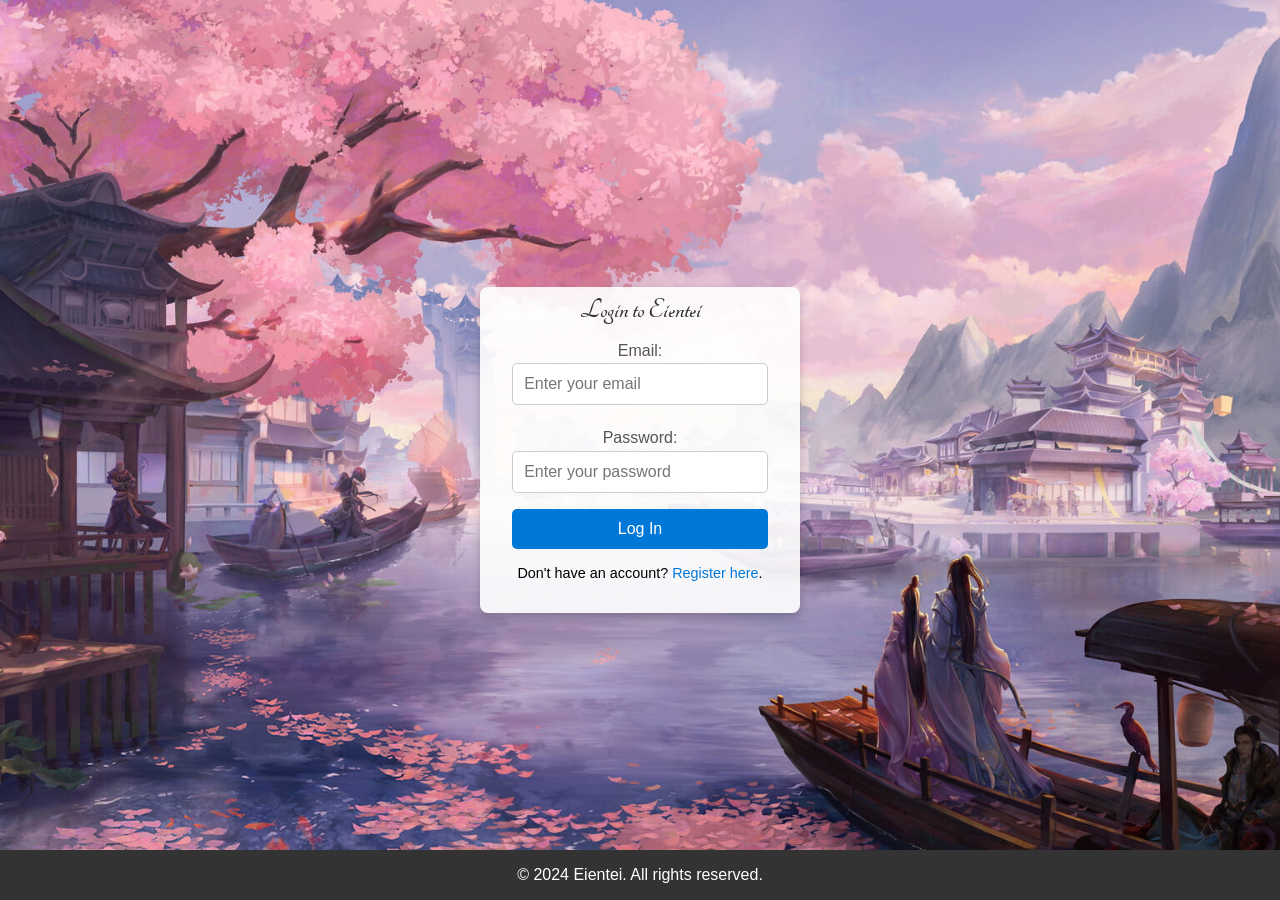
<file: SanFainaru/Sub/Canteen/Canteen_/index.html>
<!DOCTYPE html>
<html lang="en">
<head>
    <meta charset="UTF-8">
    <meta name="viewport" content="width=device-width, initial-scale=1.0">
    <title>Canteen Article</title>
    <link rel="stylesheet" href="style.css">
    <link rel="icon" href="Media/Touhou.png">
    <link rel="preconnect" href="https://fonts.googleapis.com">
    <link rel="preconnect" href="https://fonts.gstatic.com" crossorigin>
    <link href="https://fonts.googleapis.com/css2?family=Tangerine:wght@400;700&display=swap" rel="stylesheet">
</head>
<body>
    <header>
        <svg width="85" height="80" viewBox="0 0 64 64" xmlns="http://www.w3.org/2000/svg">
             <path d="M36.1 2C35.7 3.9 34 5.4 32 5.4c-2 0 -3.7 -1.5 -4.1 -3.4c-3.1 1.7 -5.3 5.6 -5.3 12.3c0 9.3 9.4 20.5 9.4 20.5s9.4 -11.2 9.4 -20.5c0 -6.7 -2.2 -10.6 -5.3 -12.3" fill="#FF506E"/>
             <path d="M62 24.3c-1.9 0.4 -3.8 -0.5 -4.7 -2.4c-0.9 -1.9 -0.4 -4.1 1.1 -5.4c-2.8 -2.2 -7.1 -2.5 -12.9 0.4c-8 4.2 -13.5 17.9 -13.5 17.9s13.7 4 21.7 -0.1c5.8 -2.9 8.2 -6.7 8.3 -10.4" fill="#FF506E"/>
             <path d="M2 24.3c1.9 0.4 3.8 -0.5 4.7 -2.4c0.9 -1.9 0.4 -4.1 -1.1 -5.4c2.8 -2.2 7.1 -2.5 12.9 0.4C26.5 21 32 34.7 32 34.7s-13.7 4 -21.7 -0.1C4.5 31.8 2.1 28 2 24.3" fill="#FF506E"/>
             <path d="M46.5 61.9c-0.7 -1.9 -0.1 -4 1.5 -5.2c1.6 -1.2 3.8 -1 5.2 0.3c1.6 -3.3 1.3 -7.8 -2.3 -13.3C45.8 36.1 32 32.5 32 32.5S30.3 47.3 35.4 55c3.6 5.5 7.6 7.4 11.1 6.9" fill="#FF506E"/>
             <path d="M17.5 61.9c0.7 -1.9 0.1 -4 -1.5 -5.2c-1.6 -1.2 -3.8 -1 -5.2 0.3c-1.6 -3.3 -1.3 -7.8 2.3 -13.3C18.2 36.1 32 32.5 32 32.5s1.7 14.8 -3.4 22.5c-3.6 5.5 -7.6 7.4 -11.1 6.9" fill="#FF506E"/>
             <path d="M35.6 5.7c-0.4 1.7 -1.9 3 -3.6 3s-3.2 -1.3 -3.6 -3c-2.7 1.5 -4.6 4.9 -4.6 10.8c0 8.2 8.3 18 8.3 18s8.3 -9.8 8.3 -18c-0.1 -5.9 -2 -9.3 -4.8 -10.8" fill="#FFF0F3"/>
             <path d="M58.3 25.3c-1.6 0.4 -3.4 -0.4 -4.1 -2.1c-0.8 -1.7 -0.3 -3.6 1 -4.7c-2.5 -1.9 -6.3 -2.2 -11.3 0.3C36.8 22.4 32 34.4 32 34.4s12 3.5 19.1 -0.1c5 -2.5 7.1 -5.8 7.2 -9" fill="#FFF0F3"/>
             <path d="M5.7 25.3c1.6 0.4 3.4 -0.4 4.1 -2.1c0.8 -1.7 0.3 -3.6 -1 -4.7c2.5 -1.9 6.3 -2.2 11.3 0.3c7 3.6 11.9 15.6 11.9 15.6s-12 3.5 -19.1 -0.1c-5 -2.5 -7.1 -5.8 -7.2 -9" fill="#FFF0F3"/>
             <path d="M44.7 58.3c-0.6 -1.6 -0.1 -3.6 1.4 -4.6s3.3 -0.9 4.6 0.3c1.4 -2.9 1.1 -6.8 -2 -11.6c-4.6 -6.8 -16.7 -10 -16.7 -10s-1.5 13 3 19.7c3.2 4.9 6.6 6.6 9.7 6.2" fill="#FFF0F3"/>
             <path d="M19.3 58.3c0.6 -1.6 0.1 -3.6 -1.4 -4.6s-3.3 -0.9 -4.6 0.3c-1.4 -2.9 -1.1 -6.8 2 -11.6c4.5 -6.7 16.6 -9.9 16.6 -9.9s1.5 13 -3 19.7c-3.1 4.8 -6.5 6.5 -9.6 6.1" fill="#FFF0F3"/>
         </svg>
         <h1>Eientei</h1>
                 <nav>
                     <ul>
                         <li><a href="/SanFainaru/index1.html">Home</a></li>
                         <li><a href="/SanFainaru/Sub/FavArti/FavArti/index.html">FavArti</a></li>
                         <li><a href="/SanFainaru/Sub/Canteen/Canteen_/index.html">Canteen Article</a></li>
                         <li><a href="/SanFainaru/Sub/SHIN-MP3Web/index.html">MP3 Player</a></li>
                         <li><a href="/SanFainaru/Contact.html">Contact Us</a></li>
                         <li id="logout-btn">Log Out<li>
                     </ul>

                 </nav>

         </header>
    <main>
        <div class="container">
            <article>
                <h2>How to eat at the Canteen</h2>
                <p class="meta">Published on December 2, 2024</p>
                <img src="Media/Untitled30_20241202150946.png" alt="pic1" />
                <p>
                    A university canteen is a central hub where students, faculty, and staff gather to enjoy meals, snacks, and beverages. It offers a wide range of affordable food options, catering to diverse dietary preferences and cultural backgrounds. Beyond being a place to eat, the canteen serves as a social space where students can relax, collaborate, and build connections outside the classroom. Often located at the heart of the campus, it provides a convenient and welcoming environment, making it an essential part of university life. The canteen's lively atmosphere fosters a sense of community and helps create a more vibrant campus experience.


                </p>
                
                <h3>Step 1: Approach the counter</h3>
                <img src="Media/received_4692447414313568.jpeg" alt="pic2" />
                <p>
                    Usually, a canteen follows a first come first serve system whereas the ones who came first are accommodated and is followed by a queue or line for students to wait for their turn. If your canteen have the same system, it's highly recommended to follow proper decorum. So fall in line and wait for your turn.
                </p>
                
                <h3>Step 2: Browse the items</h3>
                <img src="Media/received_1485740362067009.jpeg" alt="pic2" />
                <p>
                    Once it is your turn, you can now browse for items that interest you or what you like, it can vary from food to drinks. Don't take too long to decide though as there are others waiting for their turns after you.
                </p>
                
                <h3>Step 3: Enjoy</h3>
                <img src="Media/received_453515437790461.jpeg" alt="pic2" />
                <p>
                  Once you've bought everything you wanted, you can mow enjoy and partake upon it. You can find a free table in which you and your friends, if you have any, can sit down and chat while enjoying the items you have bought.
                </p>
                
                <h3>Step 4: Clean after yourselves</h3>
                <img src="Media/received_1281861033147313.jpeg" alt="pic2" />
                <p>
                  Once you are finished with your meal or short break, you can now leave after you have cleaned up your mess. It is highly encouraged to at least throw away the trash from the items you have bought and return the bottles, plates and utensils to their respective places, most commonly, at the sink.
                </p>
                
            </article>
        </div>

        <script>

            // Check if the user is logged in
        if (localStorage.getItem('userLoggedIn') !== 'true') {
            alert('You must log in first.');
            window.location.href = '/SanFainaru/login.html'; // Redirect to login page if not logged in
        }

        // Log out functionality
        document.getElementById('logout-btn').addEventListener('click', function() {
            localStorage.setItem('userLoggedIn', 'false'); // Set logged-in status to false
            alert('You have logged out.');
            window.location.href = '/SanFainaru/login.html'; // Redirect to login page after logout
        });
            
        </script>
    </main>
    <footer>
            <p>&copy; 2024 Eientei All rights reserved.</p>
        </div>
    </footer>
</body>
</html>
</file>
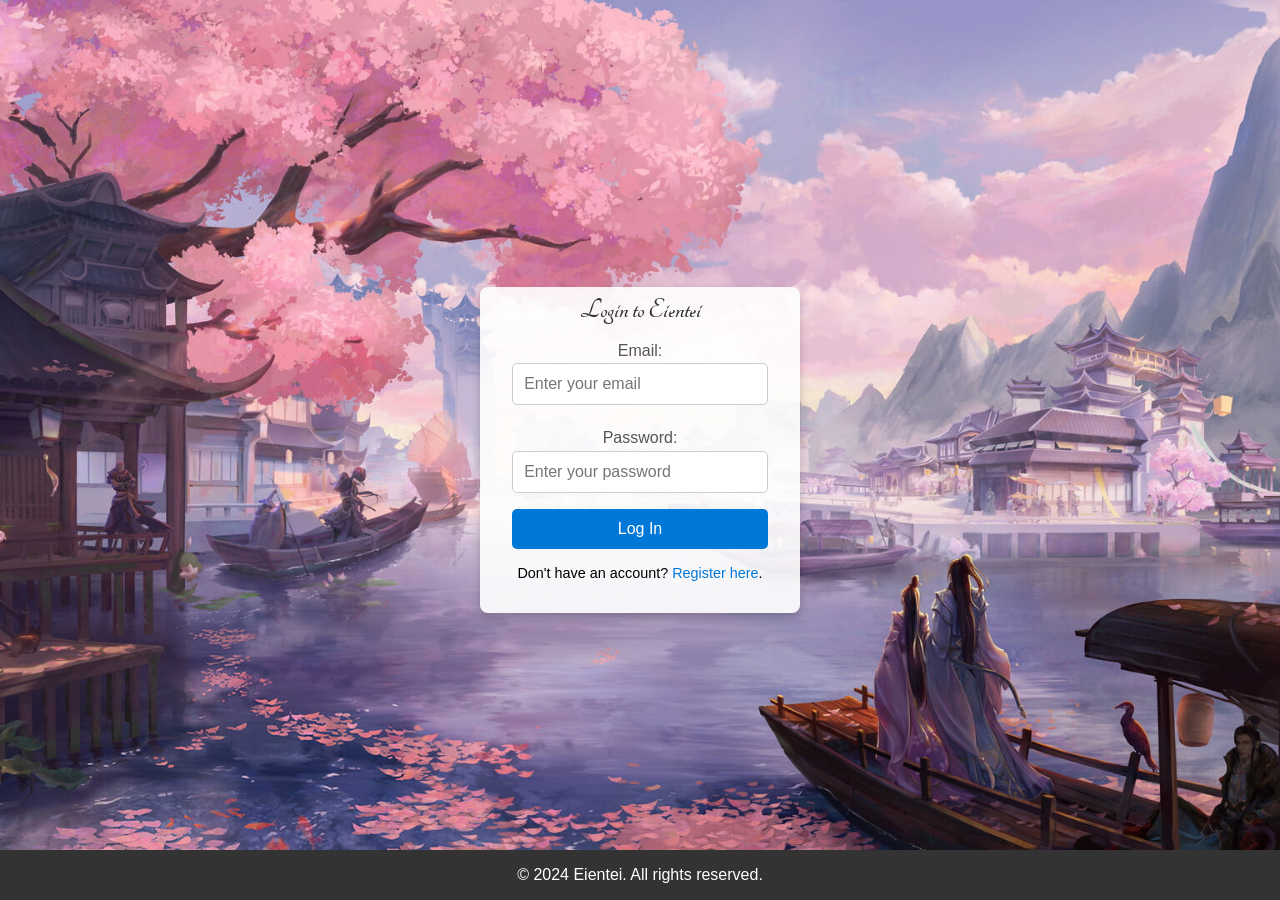
<file: SanFainaru/Sub/FavArti/FavArti/index.html>
<!DOCTYPE html>
<html lang="en">
<head>
    <meta charset="UTF-8">
    <meta name="viewport" content="width=device-width, initial-scale=1.0">
    <title>FavArti</title>
    <link rel="stylesheet" href="style.css">
    <link rel="icon" href="Media/Touhou.png">
    <link rel="preconnect" href="https://fonts.googleapis.com">
    <link rel="preconnect" href="https://fonts.gstatic.com" crossorigin>
    <link href="https://fonts.googleapis.com/css2?family=Tangerine:wght@400;700&display=swap" rel="stylesheet">
</head>
<body>
    <header>
        <svg width="85" height="80" viewBox="0 0 64 64" xmlns="http://www.w3.org/2000/svg">
             <path d="M36.1 2C35.7 3.9 34 5.4 32 5.4c-2 0 -3.7 -1.5 -4.1 -3.4c-3.1 1.7 -5.3 5.6 -5.3 12.3c0 9.3 9.4 20.5 9.4 20.5s9.4 -11.2 9.4 -20.5c0 -6.7 -2.2 -10.6 -5.3 -12.3" fill="#FF506E"/>
             <path d="M62 24.3c-1.9 0.4 -3.8 -0.5 -4.7 -2.4c-0.9 -1.9 -0.4 -4.1 1.1 -5.4c-2.8 -2.2 -7.1 -2.5 -12.9 0.4c-8 4.2 -13.5 17.9 -13.5 17.9s13.7 4 21.7 -0.1c5.8 -2.9 8.2 -6.7 8.3 -10.4" fill="#FF506E"/>
             <path d="M2 24.3c1.9 0.4 3.8 -0.5 4.7 -2.4c0.9 -1.9 0.4 -4.1 -1.1 -5.4c2.8 -2.2 7.1 -2.5 12.9 0.4C26.5 21 32 34.7 32 34.7s-13.7 4 -21.7 -0.1C4.5 31.8 2.1 28 2 24.3" fill="#FF506E"/>
             <path d="M46.5 61.9c-0.7 -1.9 -0.1 -4 1.5 -5.2c1.6 -1.2 3.8 -1 5.2 0.3c1.6 -3.3 1.3 -7.8 -2.3 -13.3C45.8 36.1 32 32.5 32 32.5S30.3 47.3 35.4 55c3.6 5.5 7.6 7.4 11.1 6.9" fill="#FF506E"/>
             <path d="M17.5 61.9c0.7 -1.9 0.1 -4 -1.5 -5.2c-1.6 -1.2 -3.8 -1 -5.2 0.3c-1.6 -3.3 -1.3 -7.8 2.3 -13.3C18.2 36.1 32 32.5 32 32.5s1.7 14.8 -3.4 22.5c-3.6 5.5 -7.6 7.4 -11.1 6.9" fill="#FF506E"/>
             <path d="M35.6 5.7c-0.4 1.7 -1.9 3 -3.6 3s-3.2 -1.3 -3.6 -3c-2.7 1.5 -4.6 4.9 -4.6 10.8c0 8.2 8.3 18 8.3 18s8.3 -9.8 8.3 -18c-0.1 -5.9 -2 -9.3 -4.8 -10.8" fill="#FFF0F3"/>
             <path d="M58.3 25.3c-1.6 0.4 -3.4 -0.4 -4.1 -2.1c-0.8 -1.7 -0.3 -3.6 1 -4.7c-2.5 -1.9 -6.3 -2.2 -11.3 0.3C36.8 22.4 32 34.4 32 34.4s12 3.5 19.1 -0.1c5 -2.5 7.1 -5.8 7.2 -9" fill="#FFF0F3"/>
             <path d="M5.7 25.3c1.6 0.4 3.4 -0.4 4.1 -2.1c0.8 -1.7 0.3 -3.6 -1 -4.7c2.5 -1.9 6.3 -2.2 11.3 0.3c7 3.6 11.9 15.6 11.9 15.6s-12 3.5 -19.1 -0.1c-5 -2.5 -7.1 -5.8 -7.2 -9" fill="#FFF0F3"/>
             <path d="M44.7 58.3c-0.6 -1.6 -0.1 -3.6 1.4 -4.6s3.3 -0.9 4.6 0.3c1.4 -2.9 1.1 -6.8 -2 -11.6c-4.6 -6.8 -16.7 -10 -16.7 -10s-1.5 13 3 19.7c3.2 4.9 6.6 6.6 9.7 6.2" fill="#FFF0F3"/>
             <path d="M19.3 58.3c0.6 -1.6 0.1 -3.6 -1.4 -4.6s-3.3 -0.9 -4.6 0.3c-1.4 -2.9 -1.1 -6.8 2 -11.6c4.5 -6.7 16.6 -9.9 16.6 -9.9s1.5 13 -3 19.7c-3.1 4.8 -6.5 6.5 -9.6 6.1" fill="#FFF0F3"/>
         </svg>
         <h1>Eientei</h1>
                 <nav>
                     <ul>
                         <li><a href="/SanFainaru/index1.html">Home</a></li>
                         <li><a href="/SanFainaru/Sub/FavArti/FavArti/index.html">FavArti</a></li>
                         <li><a href="/SanFainaru/Sub/Canteen/Canteen_/index.html">Canteen Article</a></li>
                         <li><a href="/SanFainaru/Sub/SHIN-MP3Web/index.html">MP3 Player</a></li>
                         <li><a href="/SanFainaru/Contact.html">Contact Us</a></li>
                         <li id="logout-btn">Log Out<li>
                     </ul>

                 </nav>

         </header>
    <main>
        <div class="container">
            <article>
                <h2>Science Adventure Series</h2>
                <p class="meta">Published on November 21, 2024</p>
                <img src="Media/Screenshot_2024-11-21-09-38-14-851_com.facebook.katana-edit.jpg" alt="pic1" />
                <p>
                    Science Adventure, commonly shortened to SciADV, is a multimedia series consisting of interconnected science fiction stories created by Mages, initially in collaboration with Nitroplus. The main entries mostly take the form of visual novel video games.
                </p>
                
                <h3>Chaos;Head</h3>
                <img src="Media/Chaos_Head_game_cover.jpg" alt="pic2" />
                <p>
                    Chaos;Head (stylized as ChäoS;HEAd) is a 2008 science fiction visual novel video game developed by 5pb. and Nitroplus. It is the first game in the Science Adventure series. Following the original Windows release, the enhanced version Chaos;Head Noah was released for Xbox 360 in 2009, and has since been ported to multiple platforms. An English localization was released by Spike Chunsoft for Nintendo Switch and Windows in 2022. The game follows Takumi Nishijou, who gets involved in the "New Gen" serial murder case. He frequently experiences delusions and hallucinations, some of which the player can influence, which affects the progression of the story.
                </p>
                
                 <h3>Steins;Gate</h3>
                <img src="Media/Steins;Gate_cover_art.jpg" alt="pic3" />
                <p>
                    Steins;Gate is a 2009 science fiction visual novel game developed by 5pb. and Nitroplus. It is the second game in the Science Adventure series, following Chaos;Head. The story follows a group of students as they discover and develop technology that gives them the means to change the past. The gameplay in Steins;Gate includes branching scenarios with courses of interaction.
                </p>
                
                 <h3>Robotics;Notes</h3>
                <img src="Media/Robotics;Notes_cover.png" alt="pic4" />
                <p>
                    Robotics;Notes is a visual novel video game developed by 5pb. It is the third main game in the Science Adventure series, following Chaos;Head and Steins;Gate, and is described by the developers as an "Augmented Science Adventure". The game was originally released by 5pb. in Japan on the PlayStation 3 and Xbox 360 in 2012; the enhanced version Robotics;Notes Elite was released for PlayStation Vita in 2014, and for Nintendo Switch and PlayStation 4 in 2019. An English version of Robotics;Notes Elite was released by Spike Chunsoft in 2020 for Microsoft Windows, Nintendo Switch and PlayStation 4.
                </p>
                
                 <h3>Chaos;Child</h3>
                <img src="Media/Chaos;Child_cover.png" alt="pic5" />
                <p>
                    Chaos;Child (stylized as ChäoS;Child) is a 2014 visual novel video game developed by Mages. It is the fourth main entry in the Science Adventure series and a thematic sequel to Chaos;Head Noah. It was initially released for Xbox One, and later for PlayStation 3, PlayStation 4, PlayStation Vita, Microsoft Windows, iOS, Android, and Nintendo Switch. An English localization was released for the PlayStation 4 and PlayStation Vita by PQube in 2017, and for Windows and Switch by Spike Chunsoft in 2019.
                </p>
                
                 <h3>Occultic;Nine</h3>
                <img src="Media/Occultic_Nine,_volume_1.jpg" alt="pic6" />
                <p>
                    Occultic;Nine (Japanese: オカルティック・ナイン, Hepburn: Okarutikku Nain) is a Japanese light novel series written by Chiyomaru Shikura, and is a part of the Science Adventure franchise. It was later adapted into a visual novel and published by Mages in November 2017. The light novel series is licensed in English by J-Novel Club. A manga, illustrated by Ganjii, was serialized in Kodansha's good! Afternoon from October 2015 to May 2017. An anime television series adaptation by A-1 Pictures aired between October and December 2016.
                </p>
                
                 <h3>Anonymous;Code</h3>
                <img src="Media/Anonymous;Code.png" alt="pic7" />
                <p>
                    Anonymous;Code is a visual novel video game developed by Mages and Chiyomaru Studio, and is the sixth mainline entry in the Science Adventure series. Along with being a visual novel, it also has a fully working implementation of Conway's Game of Life built in that can be accessed via the in-game menu. Following a series of delays, the game was released for PlayStation 4 and Nintendo Switch on July 28, 2022 in Japan. A western English release, published by Spike Chunsoft, was announced in July 2022 with a Windows port, and released on September 8, 2023.
                </p>
            </article>
        </div>

        <script>

            // Check if the user is logged in
        if (localStorage.getItem('userLoggedIn') !== 'true') {
            alert('You must log in first.');
            window.location.href = '/SanFainaru/login.html'; // Redirect to login page if not logged in
        }

        // Log out functionality
        document.getElementById('logout-btn').addEventListener('click', function() {
            localStorage.setItem('userLoggedIn', 'false'); // Set logged-in status to false
            alert('You have logged out.');
            window.location.href = '/SanFainaru/login.html'; // Redirect to login page after logout
        });
            
        </script>

    </main>
    <footer>
            <p>&copy; 2024 Eientei. All rights reserved.</p>
        </div>
    </footer>
</body>
</html>
</file>
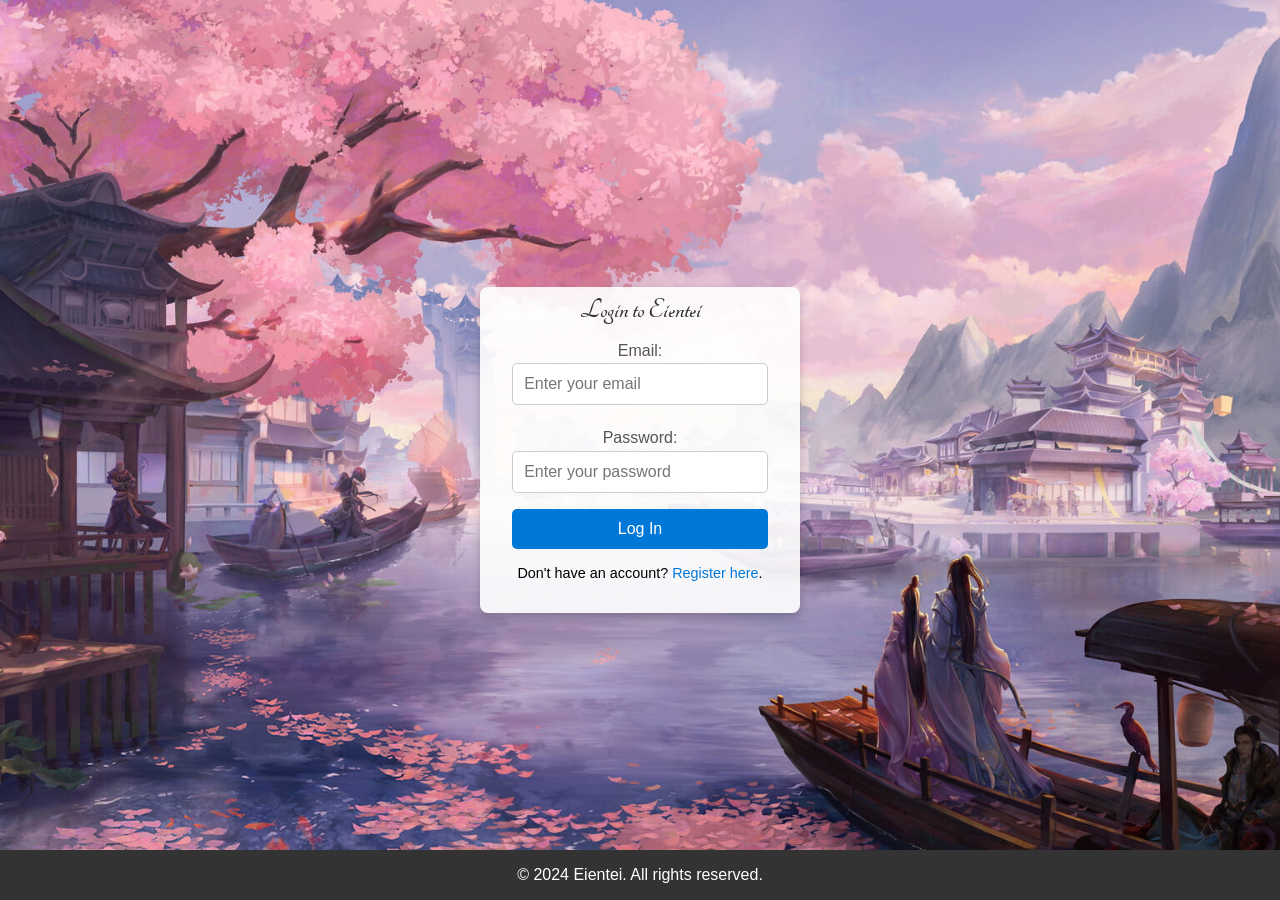
<file: SanFainaru/Contact.html>
<!DOCTYPE html>
<html lang="en">
<head>
    <meta charset="UTF-8">
    <meta name="viewport" content="width=device-width, initial-scale=1.0">
    <title>Contact Us</title>
    <link rel="stylesheet" href="Contact.css">
    <link rel="icon" href="Pics/Touhou.png">
    <link rel="preconnect" href="https://fonts.googleapis.com">
    <link rel="preconnect" href="https://fonts.gstatic.com" crossorigin>
    <link href="https://fonts.googleapis.com/css2?family=Tangerine:wght@400;700&display=swap" rel="stylesheet">
</head>
<body>
    <header>
        <svg width="85" height="80" viewBox="0 0 64 64" xmlns="http://www.w3.org/2000/svg">
             <path d="M36.1 2C35.7 3.9 34 5.4 32 5.4c-2 0 -3.7 -1.5 -4.1 -3.4c-3.1 1.7 -5.3 5.6 -5.3 12.3c0 9.3 9.4 20.5 9.4 20.5s9.4 -11.2 9.4 -20.5c0 -6.7 -2.2 -10.6 -5.3 -12.3" fill="#FF506E"/>
             <path d="M62 24.3c-1.9 0.4 -3.8 -0.5 -4.7 -2.4c-0.9 -1.9 -0.4 -4.1 1.1 -5.4c-2.8 -2.2 -7.1 -2.5 -12.9 0.4c-8 4.2 -13.5 17.9 -13.5 17.9s13.7 4 21.7 -0.1c5.8 -2.9 8.2 -6.7 8.3 -10.4" fill="#FF506E"/>
             <path d="M2 24.3c1.9 0.4 3.8 -0.5 4.7 -2.4c0.9 -1.9 0.4 -4.1 -1.1 -5.4c2.8 -2.2 7.1 -2.5 12.9 0.4C26.5 21 32 34.7 32 34.7s-13.7 4 -21.7 -0.1C4.5 31.8 2.1 28 2 24.3" fill="#FF506E"/>
             <path d="M46.5 61.9c-0.7 -1.9 -0.1 -4 1.5 -5.2c1.6 -1.2 3.8 -1 5.2 0.3c1.6 -3.3 1.3 -7.8 -2.3 -13.3C45.8 36.1 32 32.5 32 32.5S30.3 47.3 35.4 55c3.6 5.5 7.6 7.4 11.1 6.9" fill="#FF506E"/>
             <path d="M17.5 61.9c0.7 -1.9 0.1 -4 -1.5 -5.2c-1.6 -1.2 -3.8 -1 -5.2 0.3c-1.6 -3.3 -1.3 -7.8 2.3 -13.3C18.2 36.1 32 32.5 32 32.5s1.7 14.8 -3.4 22.5c-3.6 5.5 -7.6 7.4 -11.1 6.9" fill="#FF506E"/>
             <path d="M35.6 5.7c-0.4 1.7 -1.9 3 -3.6 3s-3.2 -1.3 -3.6 -3c-2.7 1.5 -4.6 4.9 -4.6 10.8c0 8.2 8.3 18 8.3 18s8.3 -9.8 8.3 -18c-0.1 -5.9 -2 -9.3 -4.8 -10.8" fill="#FFF0F3"/>
             <path d="M58.3 25.3c-1.6 0.4 -3.4 -0.4 -4.1 -2.1c-0.8 -1.7 -0.3 -3.6 1 -4.7c-2.5 -1.9 -6.3 -2.2 -11.3 0.3C36.8 22.4 32 34.4 32 34.4s12 3.5 19.1 -0.1c5 -2.5 7.1 -5.8 7.2 -9" fill="#FFF0F3"/>
             <path d="M5.7 25.3c1.6 0.4 3.4 -0.4 4.1 -2.1c0.8 -1.7 0.3 -3.6 -1 -4.7c2.5 -1.9 6.3 -2.2 11.3 0.3c7 3.6 11.9 15.6 11.9 15.6s-12 3.5 -19.1 -0.1c-5 -2.5 -7.1 -5.8 -7.2 -9" fill="#FFF0F3"/>
             <path d="M44.7 58.3c-0.6 -1.6 -0.1 -3.6 1.4 -4.6s3.3 -0.9 4.6 0.3c1.4 -2.9 1.1 -6.8 -2 -11.6c-4.6 -6.8 -16.7 -10 -16.7 -10s-1.5 13 3 19.7c3.2 4.9 6.6 6.6 9.7 6.2" fill="#FFF0F3"/>
             <path d="M19.3 58.3c0.6 -1.6 0.1 -3.6 -1.4 -4.6s-3.3 -0.9 -4.6 0.3c-1.4 -2.9 -1.1 -6.8 2 -11.6c4.5 -6.7 16.6 -9.9 16.6 -9.9s1.5 13 -3 19.7c-3.1 4.8 -6.5 6.5 -9.6 6.1" fill="#FFF0F3"/>
         </svg>
         <h1>Eientei</h1>
                 <nav>
                     <ul>
                         <li><a href="index1.html">Home</a></li>
                         <li><a href="Sub/FavArti/FavArti/index.html">FavArti</a></li>
                         <li><a href="Sub/Canteen/Canteen_/index.html">Canteen Article</a></li>
                         <li><a href="Sub/SHIN-MP3Web/index.html">MP3 Player</a></li>
                         <li><a href="Contact.html">Contact Us</a></li>
                         <li id="logout-btn">Log Out<li>
                     </ul>

                 </nav>

         </header>

    <div class="contact-container">
        <header>
            <h1>Contact Us</h1>
        </header>

        <main>
            <form id="contact-form">
                <label for="name">Name:</label>
                <input type="text" id="name" name="name" placeholder="Enter your name" required>

                <label for="email">Email:</label>
                <input type="email" id="email" name="email" placeholder="Enter your email" required>

                <label for="message">Message:</label>
                <textarea id="message" name="message" placeholder="Enter your message" rows="4" required></textarea>

                <button type="submit">Send Message</button>
            </form>
        </main>
    </div>

    <footer>
        <p>&copy; 2024 Eientei. All rights reserved.</p>
    </footer>

    <script>
        // Handle form submission
        document.getElementById('contact-form').addEventListener('submit', function (event) {
            event.preventDefault(); // Prevent default form submission

            const name = document.getElementById('name').value.trim();
            const email = document.getElementById('email').value.trim();
            const message = document.getElementById('message').value.trim();

            if (name && email && message) {
                alert("Thank you, " + name + "! Your message has been sent.");
                document.getElementById('contact-form').reset(); // Clear the form
            } else {
                alert('Please fill in all the fields.');
            }
        });
    </script>
            <script>

                // Check if the user is logged in
            if (localStorage.getItem('userLoggedIn') !== 'true') {
                alert('You must log in first.');
                window.location.href = 'login.html'; // Redirect to login page if not logged in
            }
    
            // Log out functionality
            document.getElementById('logout-btn').addEventListener('click', function() {
                localStorage.setItem('userLoggedIn', 'false'); // Set logged-in status to false
                alert('You have logged out.');
                window.location.href = 'login.html'; // Redirect to login page after logout
            });
                
            </script>
</body>
</html>
</file>
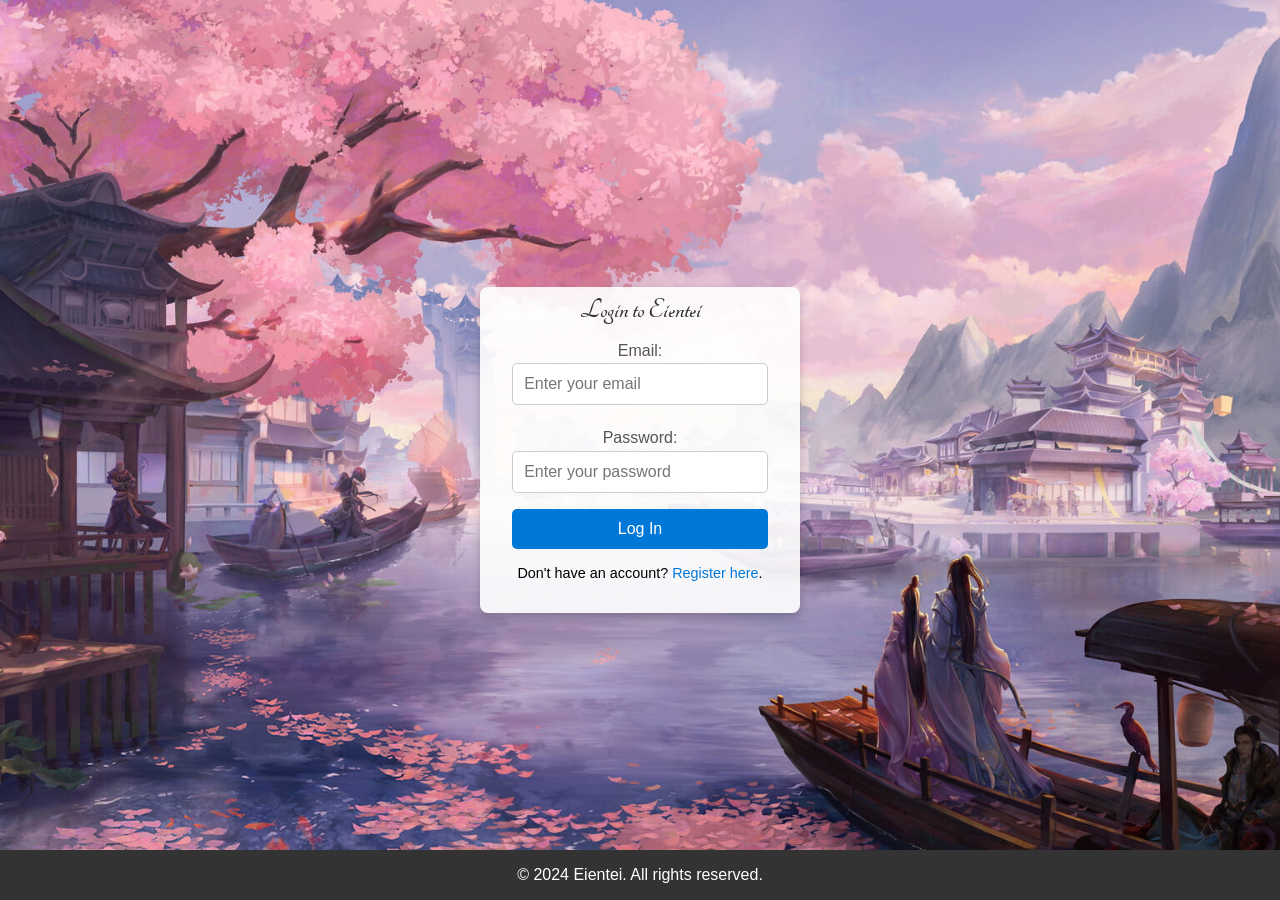
<file: SanFainaru/index1.html>
<!DOCTYPE html>
<html lang="en">
<head>
    <meta charset="UTF-8">
    <meta name="viewport" content="width=device-width, initial-scale=1.0">
    <title>Eientei</title>
    <link rel="stylesheet" href="style.css">
    <link rel="icon" href="Pics/Touhou.png">
    <link rel="preconnect" href="https://fonts.googleapis.com">
    <link rel="preconnect" href="https://fonts.gstatic.com" crossorigin>
    <link href="https://fonts.googleapis.com/css2?family=Tangerine:wght@400;700&display=swap" rel="stylesheet">
</head>
<body>

    <header>
        <svg width="85" height="80" viewBox="0 0 64 64" xmlns="http://www.w3.org/2000/svg">
             <path d="M36.1 2C35.7 3.9 34 5.4 32 5.4c-2 0 -3.7 -1.5 -4.1 -3.4c-3.1 1.7 -5.3 5.6 -5.3 12.3c0 9.3 9.4 20.5 9.4 20.5s9.4 -11.2 9.4 -20.5c0 -6.7 -2.2 -10.6 -5.3 -12.3" fill="#FF506E"/>
             <path d="M62 24.3c-1.9 0.4 -3.8 -0.5 -4.7 -2.4c-0.9 -1.9 -0.4 -4.1 1.1 -5.4c-2.8 -2.2 -7.1 -2.5 -12.9 0.4c-8 4.2 -13.5 17.9 -13.5 17.9s13.7 4 21.7 -0.1c5.8 -2.9 8.2 -6.7 8.3 -10.4" fill="#FF506E"/>
             <path d="M2 24.3c1.9 0.4 3.8 -0.5 4.7 -2.4c0.9 -1.9 0.4 -4.1 -1.1 -5.4c2.8 -2.2 7.1 -2.5 12.9 0.4C26.5 21 32 34.7 32 34.7s-13.7 4 -21.7 -0.1C4.5 31.8 2.1 28 2 24.3" fill="#FF506E"/>
             <path d="M46.5 61.9c-0.7 -1.9 -0.1 -4 1.5 -5.2c1.6 -1.2 3.8 -1 5.2 0.3c1.6 -3.3 1.3 -7.8 -2.3 -13.3C45.8 36.1 32 32.5 32 32.5S30.3 47.3 35.4 55c3.6 5.5 7.6 7.4 11.1 6.9" fill="#FF506E"/>
             <path d="M17.5 61.9c0.7 -1.9 0.1 -4 -1.5 -5.2c-1.6 -1.2 -3.8 -1 -5.2 0.3c-1.6 -3.3 -1.3 -7.8 2.3 -13.3C18.2 36.1 32 32.5 32 32.5s1.7 14.8 -3.4 22.5c-3.6 5.5 -7.6 7.4 -11.1 6.9" fill="#FF506E"/>
             <path d="M35.6 5.7c-0.4 1.7 -1.9 3 -3.6 3s-3.2 -1.3 -3.6 -3c-2.7 1.5 -4.6 4.9 -4.6 10.8c0 8.2 8.3 18 8.3 18s8.3 -9.8 8.3 -18c-0.1 -5.9 -2 -9.3 -4.8 -10.8" fill="#FFF0F3"/>
             <path d="M58.3 25.3c-1.6 0.4 -3.4 -0.4 -4.1 -2.1c-0.8 -1.7 -0.3 -3.6 1 -4.7c-2.5 -1.9 -6.3 -2.2 -11.3 0.3C36.8 22.4 32 34.4 32 34.4s12 3.5 19.1 -0.1c5 -2.5 7.1 -5.8 7.2 -9" fill="#FFF0F3"/>
             <path d="M5.7 25.3c1.6 0.4 3.4 -0.4 4.1 -2.1c0.8 -1.7 0.3 -3.6 -1 -4.7c2.5 -1.9 6.3 -2.2 11.3 0.3c7 3.6 11.9 15.6 11.9 15.6s-12 3.5 -19.1 -0.1c-5 -2.5 -7.1 -5.8 -7.2 -9" fill="#FFF0F3"/>
             <path d="M44.7 58.3c-0.6 -1.6 -0.1 -3.6 1.4 -4.6s3.3 -0.9 4.6 0.3c1.4 -2.9 1.1 -6.8 -2 -11.6c-4.6 -6.8 -16.7 -10 -16.7 -10s-1.5 13 3 19.7c3.2 4.9 6.6 6.6 9.7 6.2" fill="#FFF0F3"/>
             <path d="M19.3 58.3c0.6 -1.6 0.1 -3.6 -1.4 -4.6s-3.3 -0.9 -4.6 0.3c-1.4 -2.9 -1.1 -6.8 2 -11.6c4.5 -6.7 16.6 -9.9 16.6 -9.9s1.5 13 -3 19.7c-3.1 4.8 -6.5 6.5 -9.6 6.1" fill="#FFF0F3"/>
         </svg>
         <h1>Eientei</h1>
                 <nav>
                     <ul>
                         <li><a href="index1.html">Home</a></li>
                         <li><a href="Sub/FavArti/FavArti/index.html">FavArti</a></li>
                         <li><a href="Sub/Canteen/Canteen_/index.html">Canteen Article</a></li>
                         <li><a href="Sub/SHIN-MP3Web/index.html">MP3 Player</a></li>
                         <li><a href="Contact.html">Contact Us</a></li>
                         <li id="logout-btn">Log Out<li>
                     </ul>

                 </nav>

         </header>

<div class="container">

    <main>

        <div class="logo">
            <img src="Pics/FB_IMG_1728205768638.jpg" alt="Logo">
        </div>

        <h1>CTU Information Corner</h1>

        <section id="intro">
            <div class="box">
                <h2>CTU</h2>
            <p>
                Cebu Technological University, a place that offers various and generous academic opportunities paired with innovative learning techniques, has become one of the well-known universities in Cebu. It offers a large variety of top class degree programs which will help individuals discover their career paths and help them achieve it. In particular, the CTU Danao campus offers a variety of facilities to complement the various courses and degree programs being offered. In this article, we'll delve into some of the noteworthy facilities in CTU Danao Campus
            </p>
            </div>
        </section>

        <section id="art1">
            <div class="box">
                <img src="Pics/IMG_20241002_084356.jpg" alt="Image 1" class="thumbnail" id="image1">
                <h2>Kadasig Gym</h2>
            <p>
                Named after the Cebuano word for enthusiasm and courage, Kadasig Gym is designed to inspire students to pursue basketball and futsal with passion and determination. The facility encourages the development of athletic skills while also serving the recreational needs of the CTU Danao community. Located in a spacious area alongside other sports facilities, Kadasig Gym features two basketball hoops and a stage, making it a versatile venue for both athletic events and performing arts productions, as well as other outdoor activities.
            </p>
            </div>
        </section>

        <section id="art2">
            <div class="box">
                <img src="Pics/IMG_20241002_084510.jpg" alt="Image 2" class="thumbnail" id="image2">
                <h2>Ramon M. Durano Sr. Sports Memorial Sports Complex</h2>
            <p>
                This modern facility features a newly constructed 8-lane rubberized track, designed for university athletes and fitness enthusiasts in Danao City. Its versatile design allows it to host not only athletic events but also concerts, festivals, and other major gatherings. The complex is the venue for the annual Karansa Festival, Danao City's official celebration, and has also hosted prestigious events such as the Xterra Asia-Pacific Championship, making it a hub for both sports and cultural activities in the region.
            </p>
            </div>
        </section>

        <section id="art3">
            <div class="box">
                <img src="Pics/IMG_20241002_090208_1.jpg" alt="Image 3" class="thumbnail" id="image3">
                <h2>CTU Danao Hometel</h2>
            <p>
                Escape the busy city life and unwind at this 16-room hidden gem nestled within the university. Offering a peaceful retreat, the Hometel provides stunning 360-degree views of the Northeastern Cebu landscape, ideal for those seeking a serene getaway. Guests can take a refreshing dip in the newly-installed swimming pool while enjoying the breathtaking sunrise over the eastern coastline. With its comfortable accommodations, welcoming atmosphere, and proximity to the university’s amenities, it’s perfect for visiting faculty, students, and travelers looking to explore the beauty of Cebu while enjoying a relaxing stay.
            </p>
            </div>
        </section>

        <section id="art4">
            <div class="box">
                <img src="Pics/IMG_20241002_084151.jpg" alt="Image 4" class="thumbnail" id="image4">
                <h2>Student Activity Center (SAC)</h2>
            <p>
                The heart of the University's academic ceremonies and social and official functions are held in the SAC. This conventionally designed but fully-lighted and fully-air-conditioned activity center renders a dramatic transition between the contemporary CME, COE, and COED buildings to the accustomed CTU Danao configuration, and the linkage between the academic hub and the vibrant campus sports and cultural core. The student activity center features a cafe-style foyer for collaboration and socialization, connecting to a newly-established outdoor open space as dance and theater rehearsals and flexible meeting bays. Purposely built to host multiple campus programs, this 400-sqm facility also provides a new venue for university-wide gatherings. This center offers an indoor facility's convenience, wherein other stakeholders' need for space for celebrations and occasions is accommodated. This facility is a new step in bringing the academic, cultural, athletic departments, and the community closer together.
            </p>
            </div>
        </section>
        
        <!--For Expanded Image-->
        <script>
            const thumbnails = document.querySelectorAll('.thumbnail');
            thumbnails.forEach(thumbnail => {
                thumbnail.addEventListener('click', function(){
                this.classList.toggle('expanded');
                });
            });

            // Check if the user is logged in
        if (localStorage.getItem('userLoggedIn') !== 'true') {
            alert('You must log in first.');
            window.location.href = 'login.html'; // Redirect to login page if not logged in
        }

        // Log out functionality
        document.getElementById('logout-btn').addEventListener('click', function() {
            localStorage.setItem('userLoggedIn', 'false'); // Set logged-in status to false
            alert('You have logged out.');
            window.location.href = 'login.html'; // Redirect to login page after logout
        });
            
        </script>

    </main>

    
</div>
<footer>
    <p>&copy; 2024 Eientei. All Rights Reserved.</p>
</footer>

</body>
</html>
</file>
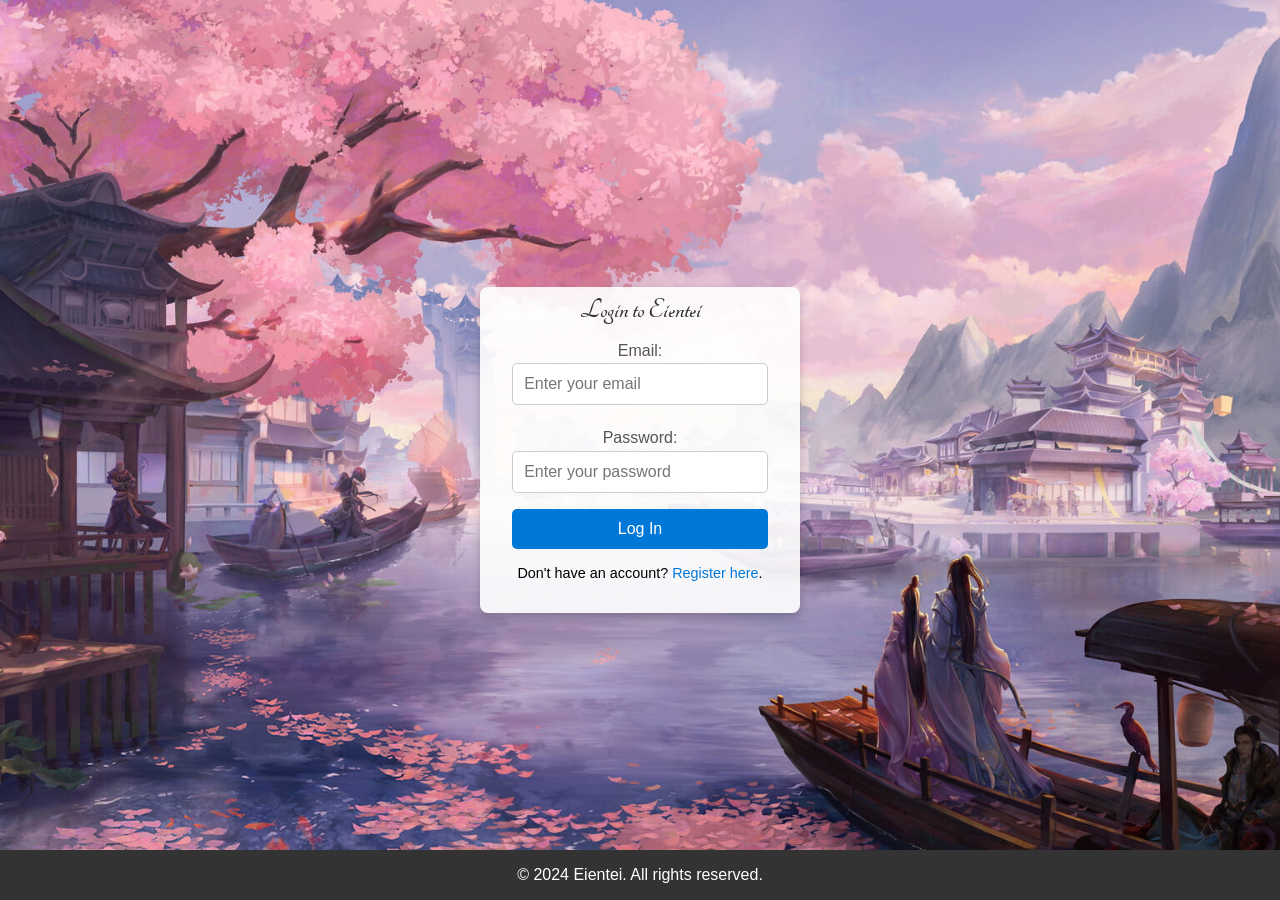
<file: SanFainaru/login.html>
<!DOCTYPE html>
<html lang="en">
<head>
    <meta charset="UTF-8">
    <meta name="viewport" content="width=device-width, initial-scale=1.0">
    <title>Login</title>
    <link rel="stylesheet" href="Login.css">
    <link rel="preconnect" href="https://fonts.googleapis.com">
    <link rel="preconnect" href="https://fonts.gstatic.com" crossorigin>
    <link href="https://fonts.googleapis.com/css2?family=Tangerine:wght@400;700&display=swap" rel="stylesheet">
</head>
<body>
    <div class="login-container">
        <header>
            <h1>Login to Eientei</h1>
        </header>

        <main>
            <form id="login-form">
                <label for="email">Email:</label>
                <input type="email" id="email" name="email" placeholder="Enter your email" required>

                <label for="password">Password:</label>
                <input type="password" id="password" name="password" placeholder="Enter your password" required>

                <button type="submit">Log In</button>
            </form>
            
            <p>Don't have an account? <a href="register.html">Register here</a>.</p>
        </main>
    </div>

    <footer>
        <p>&copy; 2024 Eientei. All rights reserved.</p>
    </footer>

    <script>
        // Handle the login form submission
        document.getElementById('login-form').addEventListener('submit', function(event) {
            event.preventDefault(); // Prevent the default form submission

            const email = document.getElementById('email').value.trim();
            const password = document.getElementById('password').value.trim();

            if (email && password) {
                // Simulate a login process
                localStorage.setItem('userLoggedIn', 'true'); // Set logged-in status
                alert('Login successful!');

                // Redirect to the index page
                window.location.href = 'index1.html';
            } else {
                alert('Please fill in both fields!');
            }
        });
    </script>
</body>
</html>
</file>
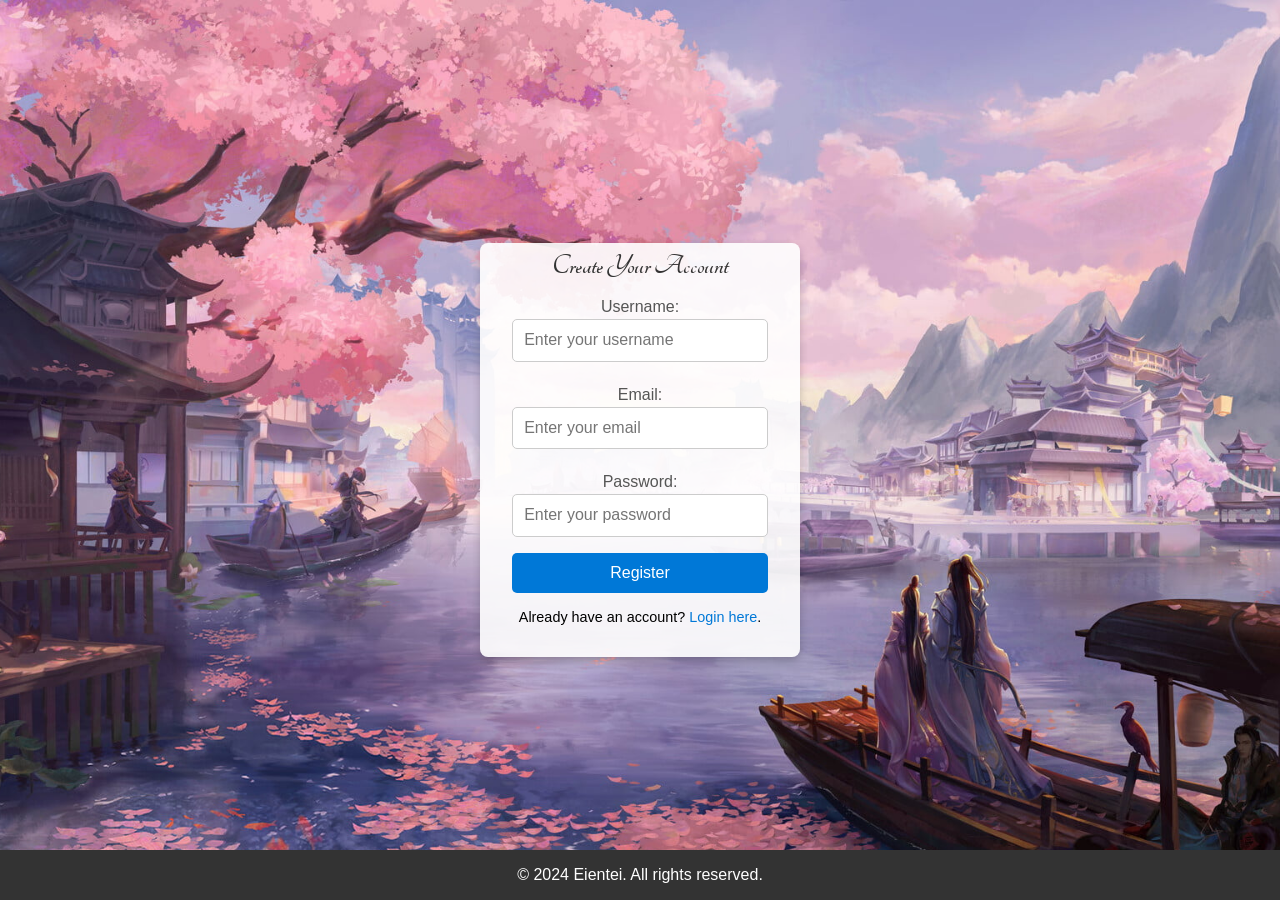
<file: SanFainaru/register.html>
<!DOCTYPE html>
<html lang="en">
<head>
    <meta charset="UTF-8">
    <meta name="viewport" content="width=device-width, initial-scale=1.0">
    <title>Register</title>
    <link rel="stylesheet" href="Register.css">
    <link rel="preconnect" href="https://fonts.googleapis.com">
    <link rel="preconnect" href="https://fonts.gstatic.com" crossorigin>
    <link href="https://fonts.googleapis.com/css2?family=Tangerine:wght@400;700&display=swap" rel="stylesheet">
</head>
<body>
    <div class="register-container">
        <header>
            <h1>Create Your Account</h1>
        </header>

        <main>
            <form id="registration-form">
                <label for="username">Username:</label>
                <input type="text" id="username" name="username" placeholder="Enter your username" required>

                <label for="email">Email:</label>
                <input type="email" id="email" name="email" placeholder="Enter your email" required>

                <label for="password">Password:</label>
                <input type="password" id="password" name="password" placeholder="Enter your password" required>

                <button type="submit">Register</button>
            </form>

            <p>Already have an account? <a href="login.html">Login here</a>.</p>
        </main>
    </div>

    <footer>
        <p>&copy; 2024 Eientei. All rights reserved.</p>
    </footer>

    <script>
        // Redirect to homepage if already logged in
        if (localStorage.getItem('userLoggedIn') === 'true') {
            alert('You are already logged in!');
            window.location.href = 'index1.html';
        }

        // Handle the registration form submission
        document.getElementById('registration-form').addEventListener('submit', function(event) {
            event.preventDefault(); // Prevent the default form submission

            const username = document.getElementById('username').value.trim();
            const email = document.getElementById('email').value.trim();
            const password = document.getElementById('password').value.trim();

            if (username && email && password) {
                const newUser = { username, email, password };

                // Save the new user to localStorage
                let users = JSON.parse(localStorage.getItem('users')) || [];
                users.push(newUser);
                localStorage.setItem('users', JSON.stringify(users));

                alert("Registration successful for: "+username);
                window.location.href = 'login.html'; // Redirect to login page
            } else {
                alert('Please fill in all the fields!');
            }
        });
    </script>
</body>
</html>
</file>
<file: SanFainaru/Sub/Canteen/Canteen_/style.css>
/* General Reset */
* {
    margin: 0;
    padding: 0;
    box-sizing: border-box;
    
}

/* Body Styling */
body {
    font-family: Arial, sans-serif;
    line-height: 1.6;
    color: #333;
    background-color: #f4f4f4;
    background-image: url('Media/IMG_20241002_085809.jpg');
    background-size: cover;
    background-position: center;
    background-repeat: no-repeat;
    background-attachment: fixed;
}

/* Container */
.container {
    width: 100%;
    padding: 2rem;
    max-width: 1000px;
    margin: 20px auto;
    background-color: rgba(255, 255, 255, 0.863);
}

header {
    background-color: rgba(128, 128, 128, 0.9);
    text-align: center;
    width: 100%;
    z-index: 1000;
    padding: 5px;
}

header h1 {
    font-size: 4.5rem;
    color: white;
    font-family: 'Tangerine', cursive;
    margin-top: -25px;
    margin-bottom: -25px;
}

header nav ul {
    list-style: none;
    display: flex;
    justify-content: center;
    gap: 1em;
}

header nav ul li {
    display: inline;
}

header nav ul li a {
    color: #fff;
    text-decoration: none;
    font-size: 1rem;
    cursor: pointer;
    transition: color 0.3s, text-shadow 0.3s;
}

#logout-btn {
    cursor: pointer;
    color: #fff;
    transition: color 0.3s, text-shadow 0.3s;
}

#logout-btn:hover {
    color: #d4006a;
    text-shadow: 0 0 5px d4006a;
}

nav ul li a:hover {
    text-decoration: underline;
    color: #d4006a;
    text-shadow: 0 0 5px #d4006a;
}

/* Main */
main {
    padding: 2rem;
    max-width: 1000px;
    margin: 20px auto;
    border-radius: 5px;
    box-shadow: 0 2px 4px rgba(0, 0, 0, 0.1);
    margin-bottom: 1em;
}

article h2, h3 {
    font-size: 1.8rem;
    margin-bottom: 25x;
    padding-top: 20px;
    
}

article .meta {
    color: #777;
    font-size: 0.9rem;
    margin-bottom: 1em;
}

article img {
    max-width: 100%;
    height: auto;
    width: 600px;
    margin-bottom: 1em;
    border-radius: 5px;
    padding-top: 15px;
}

article p {
  padding-bottom: 25px;
  padding-top: 20px;
  font-size: 1.5rem;
}

footer {
    background-color: #333;
    color: #fff;
    text-align: center;
    padding: 1rem 0;
    margin-top: 20px;
    width: 100%;
}


footer p {
    font-size: 0.9rem;
}

/* Media Queries for responsiveness */

/* For tablets and smaller screens */
@media (max-width: 768px) {
    header h1 {
        font-size: 1.6rem;
    }

    header nav ul {
        flex-direction: column;
        align-items: center;
    }

    header nav ul li {
        margin: 0.5em 0;
    }

    article h2 {
        font-size: 1.6rem;
    }

    article .meta {
        font-size: 0.8rem;
    }

    article img {
        margin-bottom: 1.5em;
    }

    footer p {
        font-size: 0.8rem;
    }
}

/* For mobile devices */
@media (max-width: 480px) {
    header h1 {
        font-size: 1.4rem;
    }

    header nav ul li a {
        font-size: 0.9rem;
    }

    article h2 {
        font-size: 1.4rem;
    }

    article .meta {
        font-size: 0.75rem;
    }

    footer p {
        font-size: 0.75rem;
    }

    main {
        padding: 1.5em;
    }
}
</file>
<file: SanFainaru/Sub/FavArti/FavArti/style.css>
/* General Reset */
* {
    margin: 0;
    padding: 0;
    box-sizing: border-box;
    
}

/* Body Styling */
body {
    font-family: Arial, sans-serif;
    line-height: 1.6;
    color: #333;
    background-color: #f4f4f4;
    background-image: url(Media/GameGroupID_967.jpg);
    background-size: cover;
    background-position: center;
    background-repeat: no-repeat;
    background-attachment: fixed;
}

/* Container */
.container {
    width: 100%;
    padding: 2rem;
    max-width: 1000px;
    margin: 20px auto;
    background-color: rgba(255, 255, 255, 0.863);
}

header {
    background-color: rgba(128, 128, 128, 0.9);
    text-align: center;
    width: 100%;
    z-index: 1000;
    padding: 5px;
}

header h1 {
    font-size: 4.5rem;
    color: white;
    font-family: 'Tangerine', cursive;
    margin-top: -25px;
    margin-bottom: -25px;
}

header nav ul {
    list-style: none;
    display: flex;
    justify-content: center;
    gap: 1em;
}

header nav ul li {
    display: inline;
}

header nav ul li a {
    color: #fff;
    text-decoration: none;
    font-size: 1rem;
    cursor: pointer;
    transition: color 0.3s, text-shadow 0.3s;
}

#logout-btn {
    cursor: pointer;
    color: #fff;
    transition: color 0.3s, text-shadow 0.3s;
}

#logout-btn:hover {
    color: #d4006a;
    text-shadow: 0 0 5px d4006a;
}

nav ul li a:hover {
    text-decoration: underline;
    color: #d4006a;
    text-shadow: 0 0 5px #d4006a;
}

/* Main */
main {
    padding: 2rem;
    max-width: 1000px;
    margin: 20px auto;
    border-radius: 5px;
    box-shadow: 0 2px 4px rgba(0, 0, 0, 0.1);
    margin-bottom: 1em;
}
article h2, h3 {
    font-size: 1.8rem;
    margin-bottom: 25x;
    padding-top: 20px;
    
}

article .meta {
    color: #777;
    font-size: 0.9rem;
    margin-bottom: 1em;
}

article img {
    max-width: 100%;
    height: auto;
    margin-bottom: 1em;
    border-radius: 5px;
    padding-top: 15px;
}

article p {
  padding-bottom: 25px;
  padding-top: 20px;
  font-size: 1.5rem;
}

footer {
    background-color: #333;
    color: #fff;
    text-align: center;
    padding: 1rem 0;
    margin-top: 20px;
    width: 100%;
}


footer p {
    font-size: 0.9rem;
}

/* Media Queries for responsiveness */

/* For tablets and smaller screens */
@media (max-width: 768px) {
    header h1 {
        font-size: 1.6rem;
    }

    header nav ul {
        flex-direction: column;
        align-items: center;
    }

    header nav ul li {
        margin: 0.5em 0;
    }

    article h2 {
        font-size: 1.6rem;
    }

    article .meta {
        font-size: 0.8rem;
    }

    article img {
        margin-bottom: 1.5em;
    }

    footer p {
        font-size: 0.8rem;
    }
}

/* For mobile devices */
@media (max-width: 480px) {
    header h1 {
        font-size: 1.4rem;
    }

    header nav ul li a {
        font-size: 0.9rem;
    }

    article h2 {
        font-size: 1.4rem;
    }

    article .meta {
        font-size: 0.75rem;
    }

    footer p {
        font-size: 0.75rem;
    }

    main {
        padding: 1.5em;
    }
}
</file>
<file: SanFainaru/Contact.css>
/* General Reset */
* {
    margin: 0;
    padding: 0;
    box-sizing: border-box;
}

body {
    line-height: 1.6;
    font-family: Arial, sans-serif;
    background: url('Pics/sakura.jpg');
    background-size: cover;
    background-position: center;
    background-repeat: no-repeat;
    display: flex;
    flex-direction: column;
}

header {
    background-color: rgba(128, 128, 128, 0);
    text-align: center;
    width: 100%;
    z-index: 1000;
    padding: 5px;
}

header h1 {
    font-size: 4.5rem;
    color: rgb(0, 0, 0);
    font-family: 'Tangerine', cursive;
    margin-top: -25px;
    margin-bottom: -25px;
}

header nav ul {
    list-style: none;
    display: flex;
    justify-content: center;
    gap: 1em;
}

header nav ul li {
    display: inline;
}

header nav ul li a {
    color: #000000;
    text-decoration: none;
    font-size: 1rem;
    cursor: pointer;
    transition: color 0.3s, text-shadow 0.3s;
}

#logout-btn {
    cursor: pointer;
    color: #000000;
    transition: color 0.3s, text-shadow 0.3s;
}

#logout-btn:hover {
    color: #d4006a;
    text-shadow: 0 0 5px d4006a;
}

nav ul li a:hover {
    text-decoration: underline;
    color: #d4006a;
    text-shadow: 0 0 5px #d4006a;
}


main {
    display: flex;
    justify-content: center;
    align-items: center;
    padding: 20px;
}


.contact-container {
    background: rgba(255, 255, 255, 0.9);
    padding: 2rem 1.5rem; /* Adjusted padding for better proportions */
    border-radius: 10px; /* Slightly more rounded corners for aesthetics */
    width: 90%; /* Relative width for better responsiveness */
    max-width: 400px; /* Maximum width for larger screens */
    text-align: center;
    position: relative;
    margin: 20px auto;
    
}

.contact-container h1 {
    margin-top: 0;
    margin-bottom: 0;
    font-size: 3.5rem; /* Larger font size for better readability */
    color: #333333;
    
}

.contact-container label {
    display: block;
    margin: 0.5rem 0 0.3rem; /* Slightly increased margin for better spacing */
    font-size: 1rem;
    color: #555;
}

.contact-container input,
.contact-container textarea {
    width: 100%;
    padding: 0.8rem; /* Slightly larger padding for better usability */
    margin-bottom: 1rem;
    border: 1px solid #ccc;
    border-radius: 6px; /* Slightly more rounded */
    font-size: 1rem;
    outline: none; /* Removes default focus outline */
}

.contact-container input:focus,
.contact-container textarea:focus {
    border-color: #0078d7; /* Highlighted border on focus */
    box-shadow: 0 0 5px rgba(0, 120, 215, 0.5);
}

.contact-container button {
    width: 100%;
    padding: 0.8rem;
    background: #0078d7;
    color: #fff;
    border: none;
    border-radius: 6px;
    font-size: 1rem;
    cursor: pointer;
    transition: background-color 0.3s ease, transform 0.2s ease;
}

.contact-container button:hover {
    background: #005bb5;
    transform: translateY(-2px); /* Slight lift effect on hover */
}

footer {
    background-color: #333;
    color: #fff;
    text-align: center;
    padding: 1rem 0;
    width: 100%;
}

/* Adjustments for smaller devices */
@media (max-width: 768px) {
    header h1 {
        font-size: 1.6rem;
    }

    header nav ul {
        flex-direction: column;
        align-items: center;
    }

    header nav ul li {
        margin: 0.5em 0;
    }

    .contact-container {
        padding: 1.5rem 1rem;
        max-width: 90%; /* Ensures box doesn't look too wide on smaller devices */
    }

    .contact-container h1 {
        font-size: 1.8rem; /* Slightly reduced font size */
    }

    .contact-container input,
    .contact-container textarea {
        padding: 0.7rem; /* Slightly reduced padding for smaller devices */
    }

    .contact-container button {
        padding: 0.7rem;
    }

    footer p {
        font-size: 0.8rem;
    }
}

@media (max-width: 480px) {
    header h1 {
        font-size: 1.4rem;
    }

    .contact-container {
        padding: 1rem; /* Further reduced padding for mobile devices */
    }

    .contact-container h1 {
        font-size: 1.6rem; /* Further reduced for mobile screens */
    }

    .contact-container input,
    .contact-container textarea {
        padding: 0.6rem;
    }

    .contact-container button {
        padding: 0.6rem;
    }

    footer p {
        font-size: 0.75rem;
    }
}
</file>
<file: SanFainaru/style.css>
* {
    margin: 0;
    padding: 0;
    box-sizing: border-box;
    font-family: Arial, sans-serif;
}

body {
    line-height: 1.6;
    background-image: url("Pics/IMG_20241002_085809.jpg");
    background-size: cover;
    background-position: center;
    background-repeat: no-repeat;
    background-attachment: fixed;
}

.container {
    position: relative;
    background-color: #ffffffd5;
    align-items: center;
    text-align: center;
    justify-content: center;
    padding: 2rem;
    max-width: 1000px;
    margin: 20px auto;
    display: flex;
}

header {
    background-color: rgba(128, 128, 128, 0.9);
    text-align: center;
    width: 100%;
    z-index: 1000;
    padding: 5px;
}

header h1 {
    font-size: 4.5rem;
    color: white;
    font-family: 'Tangerine', cursive;
    margin-top: -25px;
    margin-bottom: -25px;
}

header nav ul {
    list-style: none;
    display: flex;
    justify-content: center;
    gap: 1em;
}

header nav ul li {
    display: inline;
}

header nav ul li a {
    color: #fff;
    text-decoration: none;
    font-size: 1rem;
    cursor: pointer;
    transition: color 0.3s, text-shadow 0.3s;
}

#logout-btn {
    cursor: pointer;
    color: #fff;
    transition: color 0.3s, text-shadow 0.3s;
}

#logout-btn:hover {
    color: #d4006a;
    text-shadow: 0 0 5px d4006a;
}

nav ul li a:hover {
    text-decoration: underline;
    color: #d4006a;
    text-shadow: 0 0 5px #d4006a;
}

main {
    padding: 2rem;
    max-width: 1000px;
    margin: 20px auto;
    box-shadow: 0 0 10px rgba(0,0,0,0.1);
}

.logo {
    justify-content: center;
    align-items: center;
    display: flex;
    margin: 0 auto;
    height: 150px;
    width: 150px;
    margin-top: -70px;
    margin-bottom: 20px;
}

.logo img {
    width: 100%;
    height: 100%;
    border-radius: 50%;
}

main h1 {
    color: #202020;
    margin-top: 15px;
    margin-bottom: 15px;
}

main h2 {
    color: #525252;
    margin-top: 5px;
    padding-bottom: 10px;
    margin-bottom: 10px;
}

main img {
    margin-top: 1rem;
    border-radius: 5px;
    box-shadow: 0 0 5px rgba(0, 0, 0, 0.1);
}

main p {
    font-size: 1rem;
    color: #0e0e0e;
    margin: 0;
}

.thumbnail {
    width: 600px;
    transition: width 0.3s ease;
    cursor: pointer;
}

.expanded {
    width: 820px;
}

.box {
    display: inline-block;
    padding: 5px;
    border-radius: 10px;
    background-color: #ffffff9f;
    margin: 10px;
}

footer {
    background-color: #333;
    color: #fff;
    text-align: center;
    padding: 1rem 0;
    margin-top: 20px;
    width: 100%;
}


footer p {
    font-size: 0.9rem;
}

/* Media Queries for responsiveness */

/* For tablets and smaller screens */
@media (max-width: 768px) {
    header h1 {
        font-size: 1.6rem;
    }

    header nav ul {
        flex-direction: column;
        align-items: center;
    }

    header nav ul li {
        margin: 0.5em 0;
    }

    article h2 {
        font-size: 1.6rem;
    }

    article .meta {
        font-size: 0.8rem;
    }

    article img {
        margin-bottom: 1.5em;
    }

    footer p {
        font-size: 0.8rem;
    }
}

/* For mobile devices */
@media (max-width: 480px) {
    header h1 {
        font-size: 1.4rem;
    }

    header nav ul li a {
        font-size: 0.9rem;
    }

    article h2 {
        font-size: 1.4rem;
    }

    article .meta {
        font-size: 0.75rem;
    }

    footer p {
        font-size: 0.75rem;
    }

    main {
        padding: 1.5em;
    }
}
</file>
<file: SanFainaru/Login.css>
/* General Reset */
* {
    margin: 0;
    padding: 0;
    box-sizing: border-box;
}

body {
    font-family: Arial, sans-serif;
    background: url('Pics/sakura.jpg') no-repeat center center/cover;
    height: 100vh;
    display: flex;
    justify-content: center;
    align-items: center;
}

header h1 {
    font-size: 5rem;
    font-family: 'Tangerine', cursive;
    margin-top: -25px;
    margin-bottom: -25px;
}

.login-container {
    background: rgba(255, 255, 255, 0.9);
    padding: 2rem;
    border-radius: 8px;
    box-shadow: 0 4px 8px rgba(0, 0, 0, 0.2);
    width: 320px;
    text-align: center;
}

.login-container h1 {
    margin-bottom: 1rem;
    font-size: 1.8rem;
    color: #333;
}

.login-container label {
    display: block;
    margin: 0.5rem 0 0.2rem;
    font-size: 1rem;
    color: #555;
}

.login-container input {
    width: 100%;
    padding: 0.7rem;
    margin-bottom: 1rem;
    border: 1px solid #ccc;
    border-radius: 5px;
    font-size: 1rem;
}

.login-container button {
    width: 100%;
    padding: 0.7rem;
    background: #0078d7;
    color: #fff;
    border: none;
    border-radius: 5px;
    font-size: 1rem;
    cursor: pointer;
}

.login-container button:hover {
    background: #005bb5;
}

.login-container p {
    margin-top: 1rem;
    font-size: 0.9rem;
}

.login-container a {
    color: #0078d7;
    text-decoration: none;
}

.login-container a:hover {
    text-decoration: underline;
}

footer {
    position: fixed;
    bottom: 0;
    width: 100%;
    background-color: #333;
    color: #fff;
    text-align: center;
    padding: 1rem 0;
}

/* Media Query for Smaller Screens */
@media (max-width: 600px) {
    body {
        padding: 1rem;
    }

    .login-container {
        width: 100%;
        padding: 1.5rem;
    }

    .login-container h1 {
        font-size: 1.5rem;
    }

    .login-container button {
        padding: 0.6rem;
        font-size: 0.9rem;
    }
}
</file>
<file: SanFainaru/Register.css>
/* General Reset */
* {
    margin: 0;
    padding: 0;
    box-sizing: border-box;
}

body {
    font-family: Arial, sans-serif;
    background: url('Pics/sakura.jpg') no-repeat center center/cover;
    height: 100vh;
    display: flex;
    justify-content: center;
    align-items: center;
}

header h1 {
    font-size: 5rem;
    font-family: 'Tangerine', cursive;
    margin-top: -25px;
    margin-bottom: -25px;
}

.register-container {
    background: rgba(255, 255, 255, 0.9);
    padding: 2rem;
    border-radius: 8px;
    box-shadow: 0 4px 8px rgba(0, 0, 0, 0.2);
    width: 320px;
    text-align: center;
}

.register-container h1 {
    margin-bottom: 1rem;
    font-size: 1.8rem;
    color: #333;
}

.register-container label {
    display: block;
    margin: 0.5rem 0 0.2rem;
    font-size: 1rem;
    color: #555;
}

.register-container input {
    width: 100%;
    padding: 0.7rem;
    margin-bottom: 1rem;
    border: 1px solid #ccc;
    border-radius: 5px;
    font-size: 1rem;
}

.register-container button {
    width: 100%;
    padding: 0.7rem;
    background: #0078d7;
    color: #fff;
    border: none;
    border-radius: 5px;
    font-size: 1rem;
    cursor: pointer;
}

.register-container button:hover {
    background: #005bb5;
}

.register-container p {
    margin-top: 1rem;
    font-size: 0.9rem;
}

.register-container a {
    color: #0078d7;
    text-decoration: none;
}

.register-container a:hover {
    text-decoration: underline;
}

footer {
    position: fixed;
    bottom: 0;
    width: 100%;
    background-color: #333;
    color: #fff;
    text-align: center;
    padding: 1rem 0;
}

/* Media Query for Smaller Screens */
@media (max-width: 600px) {
    body {
        padding: 1rem;
    }

    .register-container {
        width: 100%;
        padding: 1.5rem;
    }

    .register-container h1 {
        font-size: 1.5rem;
    }

    .register-container button {
        padding: 0.6rem;
        font-size: 0.9rem;
    }
}
</file>
